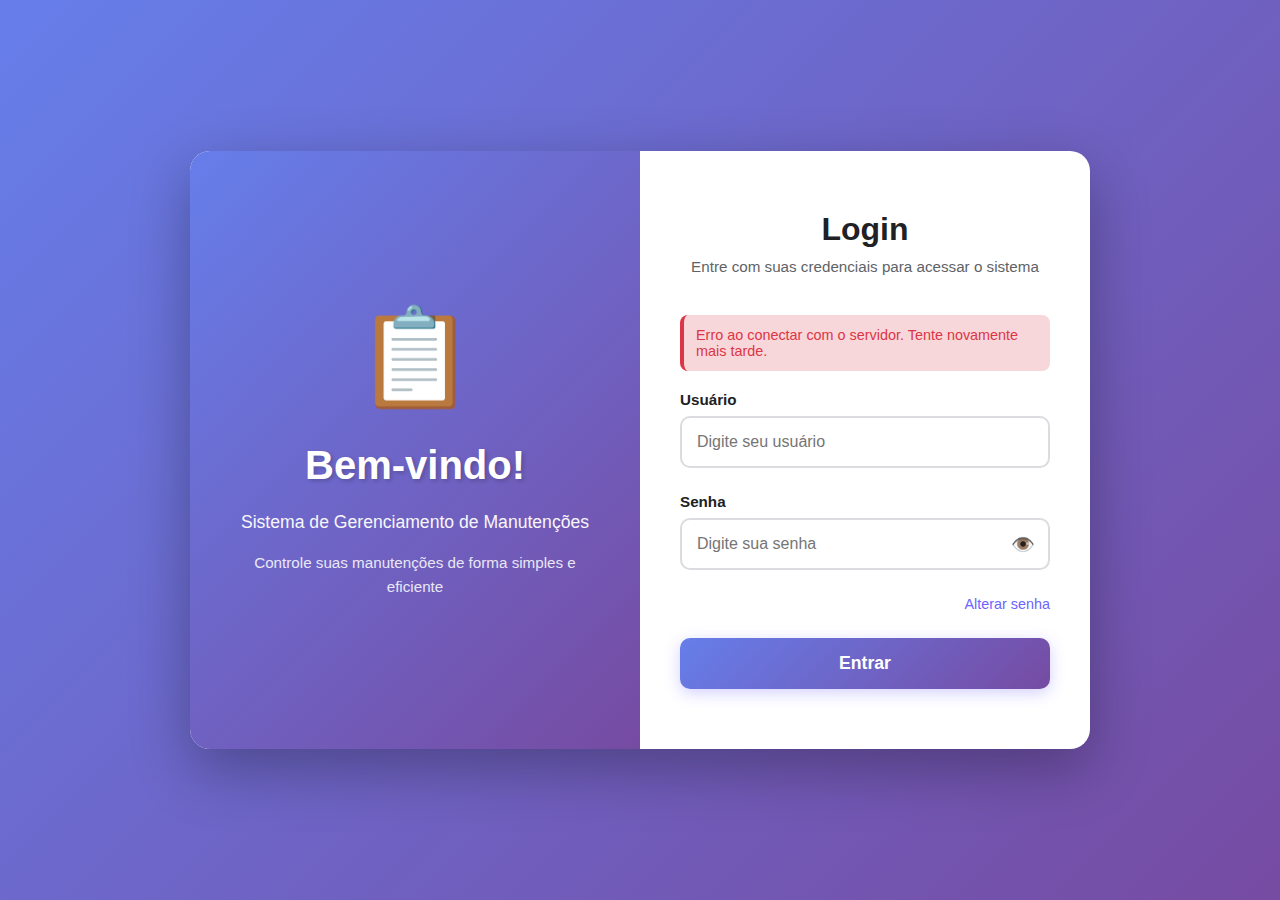
<file: index.html>
<!DOCTYPE html>
<html lang="pt-BR">

<head>
    <meta charset="UTF-8">
    <meta name="viewport" content="width=device-width, initial-scale=1.0">
    <title>Gerenciador de Manutenções</title>
    <link rel="stylesheet" href="styles.css">
    <script>
        // Verificar autenticação ANTES de carregar a página
        (function () {
            const loggedUser = localStorage.getItem('loggedUser') || sessionStorage.getItem('loggedUser');
            if (!loggedUser) {
                window.location.href = 'login.html';
            }
        })();
    </script>
</head>

<body>
    <div class="container">
        <header>
            <div
                style="display: flex; justify-content: space-between; align-items: center; max-width: 1400px; margin: 0 auto; padding: 0 20px;">
                <div style="flex: 1;">
                    <h1>📋 Gerenciador de Manutenções</h1>
                    <p class="subtitle">Sistema de cadastro e acompanhamento de manutenções</p>
                </div>
                <div style="display: flex; align-items: center; gap: 20px;">
                    <span style="color: white; font-size: 0.95rem;">
                        👤 Usuário: <strong id="nomeUsuario"></strong>
                    </span>
                    <button class="btn" onclick="logout()"
                        style="background: rgba(255,255,255,0.2); color: white; border: 2px solid white; padding: 10px 20px; cursor: pointer; border-radius: 10px;">
                        🚪 Sair
                    </button>
                </div>
            </div>
        </header>

        <div class="main-content" id="mainContent">
            <!-- Barra de Busca -->
            <div class="search-bar">
                <input type="text" id="searchInput" placeholder="Buscar por Razão Social ou CNPJ">
                <button id="searchBtn" class="btn btn-search-purple">Pesquisar</button>
                <button id="addButton" class="btn btn-success">
                    ➕ Nova Empresa
                </button>
                <button id="reportButton" class="btn btn-info" onclick="window.location.href='relatorios.html'">
                    📊 Relatórios
                </button>
            </div>

            <!-- Cards de Estatísticas -->
            <div class="stats">
                <div class="stat-card stat-completed" id="completedCard" onclick="filterData('completed')">
                    <div class="stat-value" id="completedCount">0</div>
                    <div class="stat-label">Atendidas</div>
                </div>
                <div class="stat-card stat-pending" id="pendingCard" onclick="filterData('pending')">
                    <div class="stat-value" id="pendingCount">0</div>
                    <div class="stat-label">Pendentes</div>
                </div>

                <div class="stat-card stat-total active" id="totalCard" onclick="filterData('all')">
                    <div class="stat-value" id="totalCount">0</div>
                    <div class="stat-label">Todas</div>
                </div>
            </div>

            <div id="loadingIndicator" class="loading">
                <div class="spinner"></div>
                <p>Carregando dados...</p>
            </div>

            <!-- Tabela -->
            <div class="table-container">
                <table id="dataTable">
                    <thead>
                        <tr>
                            <th>Razão Social</th>
                            <th>CNPJ</th>
                            <th>Mês da Manutenção</th>
                            <th>Status</th>
                            <th>Ações</th>
                        </tr>
                    </thead>
                    <tbody id="tableBody">
                    </tbody>
                </table>
            </div>
        </div>

        <!-- Modal para adicionar/editar -->
        <div id="modal" class="modal">
            <div class="modal-content">
                <div class="modal-header">
                    <h2 id="modalTitle">Nova Empresa</h2>
                    <span class="close">&times;</span>
                </div>
                <form id="maintenanceForm">
                    <div class="form-group">
                        <label for="razaoSocial">Razão Social *</label>
                        <input type="text" id="razaoSocial" name="razaoSocial" required>
                    </div>
                    <div class="form-group">
                        <label for="cnpj">CNPJ *</label>
                        <input type="text" id="cnpj" name="cnpj" placeholder="00.000.000/0000-00" required
                            maxlength="18">
                    </div>

                    <!-- Campos apenas para edição -->
                    <div id="editFields" style="display: none;">
                        <div class="form-group">
                            <label for="tecnico">Técnico *</label>
                            <input type="text" id="tecnico" name="tecnico" readonly style="background: #f5f5f5;">
                        </div>
                        <div class="form-group">
                            <label for="dataAtendimento">Data de Atendimento *</label>
                            <input type="date" id="dataAtendimento" name="dataAtendimento">
                        </div>
                        <div class="form-group">
                            <label for="acompanhadoPor">Acompanhado Por *</label>
                            <input type="text" id="acompanhadoPor" name="acompanhadoPor">
                        </div>
                        <div class="form-group">
                            <label for="observacoes">Observações (Opcional)</label>
                            <textarea id="observacoes" name="observacoes" rows="3"
                                style="width: 100%; padding: 10px; border: 2px solid #dadce0; border-radius: 10px; resize: vertical;"></textarea>
                        </div>
                    </div>

                    <div class="modal-footer">
                        <button type="button" class="btn btn-outline" id="cancelButton">Cancelar</button>
                        <button type="submit" class="btn btn-primary">Salvar</button>
                    </div>
                </form>
                <div id="modalLoading" class="modal-loading">
                    <div class="spinner"></div>
                    <p>Salvando alteração...</p>
                </div>
            </div>
        </div>
    </div>

    <script src="config.js"></script>
    <script src="script.js"></script>
</body>

</html>
</file>
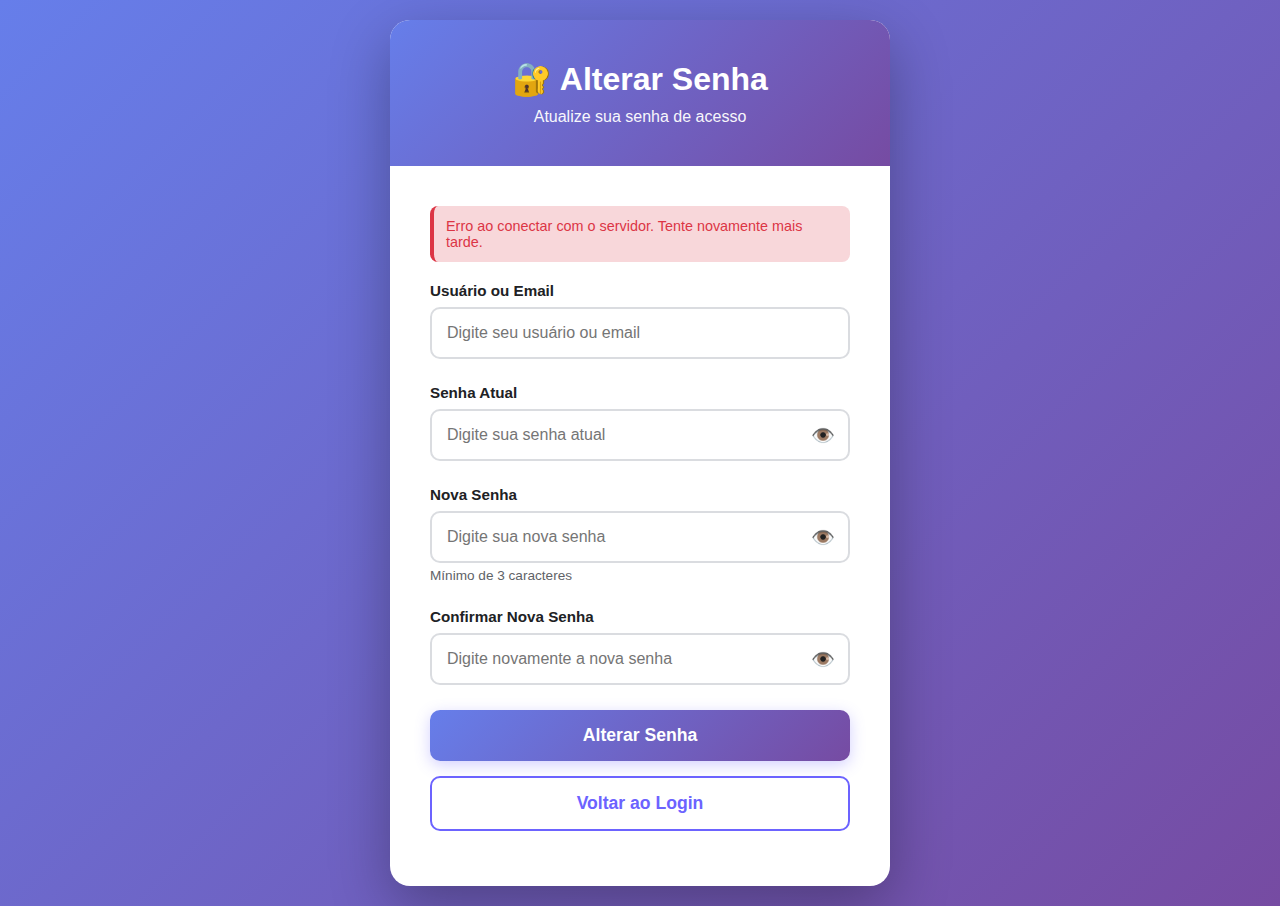
<file: alterar-senha.html>
<!DOCTYPE html>
<html lang="pt-BR">
<head>
    <meta charset="UTF-8">
    <meta name="viewport" content="width=device-width, initial-scale=1.0">
    <title>Alterar Senha - Gerenciador de Manutenções</title>
    <style>
        * {
            margin: 0;
            padding: 0;
            box-sizing: border-box;
        }

        body {
            font-family: 'Segoe UI', Tahoma, Geneva, Verdana, sans-serif;
            background: linear-gradient(135deg, #667eea 0%, #764ba2 100%);
            min-height: 100vh;
            display: flex;
            justify-content: center;
            align-items: center;
            padding: 20px;
        }

        .change-password-container {
            background: white;
            border-radius: 20px;
            box-shadow: 0 20px 60px rgba(0,0,0,0.3);
            overflow: hidden;
            max-width: 500px;
            width: 100%;
        }

        .header {
            background: linear-gradient(135deg, #667eea 0%, #764ba2 100%);
            padding: 40px;
            text-align: center;
            color: white;
        }

        .header h1 {
            font-size: 2rem;
            margin-bottom: 10px;
        }

        .header p {
            opacity: 0.95;
        }

        .content {
            padding: 40px;
        }

        .form-group {
            margin-bottom: 25px;
        }

        .form-group label {
            display: block;
            margin-bottom: 8px;
            font-weight: 600;
            color: #202124;
            font-size: 0.95rem;
        }

        .form-group input {
            width: 100%;
            padding: 15px;
            border: 2px solid #dadce0;
            border-radius: 10px;
            font-size: 1rem;
            transition: all 0.3s;
            font-family: 'Segoe UI', Tahoma, Geneva, Verdana, sans-serif;
        }

        .form-group input:focus {
            outline: none;
            border-color: #6c63ff;
            box-shadow: 0 0 0 3px rgba(108, 99, 255, 0.1);
        }

        .password-container {
            position: relative;
        }

        .toggle-password {
            position: absolute;
            right: 15px;
            top: 50%;
            transform: translateY(-50%);
            cursor: pointer;
            font-size: 1.2rem;
            color: #5f6368;
            user-select: none;
        }

        .toggle-password:hover {
            color: #6c63ff;
        }

        .btn {
            width: 100%;
            padding: 15px;
            background: linear-gradient(135deg, #667eea 0%, #764ba2 100%);
            color: white;
            border: none;
            border-radius: 10px;
            font-size: 1.1rem;
            font-weight: 600;
            cursor: pointer;
            transition: all 0.3s;
            box-shadow: 0 4px 15px rgba(108, 99, 255, 0.3);
            margin-bottom: 15px;
        }

        .btn:hover {
            transform: translateY(-2px);
            box-shadow: 0 6px 20px rgba(108, 99, 255, 0.4);
        }

        .btn:active {
            transform: translateY(0);
        }

        .btn-secondary {
            background: white;
            color: #6c63ff;
            border: 2px solid #6c63ff;
            box-shadow: none;
        }

        .btn-secondary:hover {
            background: #f5f5ff;
        }

        .error-message {
            background: #f8d7da;
            color: #DC3545;
            padding: 12px;
            border-radius: 8px;
            margin-bottom: 20px;
            display: none;
            font-size: 0.9rem;
            border-left: 4px solid #DC3545;
        }

        .success-message {
            background: #d4edda;
            color: #28A745;
            padding: 12px;
            border-radius: 8px;
            margin-bottom: 20px;
            display: none;
            font-size: 0.9rem;
            border-left: 4px solid #28A745;
        }

        .info-box {
            background: #d1ecf1;
            border: 1px solid #bee5eb;
            color: #0c5460;
            padding: 15px;
            border-radius: 8px;
            margin-bottom: 20px;
            font-size: 0.9rem;
        }

        .password-requirements {
            font-size: 0.85rem;
            color: #5f6368;
            margin-top: 5px;
        }

        @media (max-width: 768px) {
            .header h1 {
                font-size: 1.6rem;
            }

            .content {
                padding: 30px 20px;
            }
        }
    </style>
</head>
<body>
    <div class="change-password-container">
        <div class="header">
            <h1>🔐 Alterar Senha</h1>
            <p>Atualize sua senha de acesso</p>
        </div>

        <div class="content">
            <div id="errorMessage" class="error-message"></div>
            <div id="successMessage" class="success-message"></div>

            <form id="changePasswordForm">
                <div class="form-group">
                    <label for="username">Usuário ou Email</label>
                    <input 
                        type="text" 
                        id="username" 
                        name="username" 
                        placeholder="Digite seu usuário ou email"
                        required
                    >
                </div>

                <div class="form-group">
                    <label for="currentPassword">Senha Atual</label>
                    <div class="password-container">
                        <input 
                            type="password" 
                            id="currentPassword" 
                            name="currentPassword" 
                            placeholder="Digite sua senha atual"
                            required
                        >
                        <span class="toggle-password" onclick="togglePassword('currentPassword')">👁️</span>
                    </div>
                </div>

                <div class="form-group">
                    <label for="newPassword">Nova Senha</label>
                    <div class="password-container">
                        <input 
                            type="password" 
                            id="newPassword" 
                            name="newPassword" 
                            placeholder="Digite sua nova senha"
                            required
                            minlength="3"
                        >
                        <span class="toggle-password" onclick="togglePassword('newPassword')">👁️</span>
                    </div>
                    <div class="password-requirements">
                        Mínimo de 3 caracteres
                    </div>
                </div>

                <div class="form-group">
                    <label for="confirmPassword">Confirmar Nova Senha</label>
                    <div class="password-container">
                        <input 
                            type="password" 
                            id="confirmPassword" 
                            name="confirmPassword" 
                            placeholder="Digite novamente a nova senha"
                            required
                            minlength="3"
                        >
                        <span class="toggle-password" onclick="togglePassword('confirmPassword')">👁️</span>
                    </div>
                </div>

                <button type="submit" class="btn">Alterar Senha</button>
                <button type="button" class="btn btn-secondary" onclick="window.location.href='login.html'">
                    Voltar ao Login
                </button>
            </form>
        </div>
    </div>

    <script src="config.js"></script>
    <script src="script.js"></script>
    <script>
        // Função para atualizar senha (POST)
        async function atualizarSenha(email, novaSenha) {
            try {
                const url = CONFIG.API_URL;
                console.log('POST - Atualizando senha do usuário:', email);
                console.log('URL:', url);
                
                const payload = {
                    sheet: 'Usuarios',
                    action: 'updatePassword',
                    Email: email,
                    Senha: novaSenha
                };
                
                console.log('Payload:', JSON.stringify(payload));
                
                const response = await fetch(url, {
                    method: 'POST',
                    mode: 'cors',
                    redirect: 'follow',
                    headers: {
                        'Content-Type': 'text/plain;charset=utf-8'
                    },
                    body: JSON.stringify(payload)
                });
                
                if (!response.ok) {
                    const errorText = await response.text();
                    console.error('Erro na resposta:', errorText);
                    throw new Error(`HTTP error! status: ${response.status}`);
                }
                
                const result = await response.json();
                console.log('Senha atualizada:', result);
                
                if (result.error) {
                    throw new Error(result.message || 'Erro ao atualizar senha');
                }
                
                return result;
            } catch (error) {
                console.error('Erro ao atualizar senha:', error);
                throw error;
            }
        }
        
        let usuariosData = [];
        
        // Carregar usuários ao iniciar
        window.addEventListener('DOMContentLoaded', async function() {
            try {
                console.log('Carregando usuários...');
                usuariosData = await fetchSheet(CONFIG.SHEETS.USUARIOS);
                console.log('Usuários carregados:', usuariosData.length);
            } catch (error) {
                console.error('Erro ao carregar usuários:', error);
                showError('Erro ao conectar com o servidor. Tente novamente mais tarde.');
            }
        });
        
        // Toggle mostrar/esconder senha
        function togglePassword(fieldId) {
            const passwordInput = document.getElementById(fieldId);
            const toggleIcon = passwordInput.nextElementSibling;
            
            if (passwordInput.type === 'password') {
                passwordInput.type = 'text';
                toggleIcon.textContent = '🙈';
            } else {
                passwordInput.type = 'password';
                toggleIcon.textContent = '👁️';
            }
        }

        // Função de alteração de senha
        document.getElementById('changePasswordForm').addEventListener('submit', async function(e) {
            e.preventDefault();
            
            const username = document.getElementById('username').value.trim();
            const currentPassword = document.getElementById('currentPassword').value.trim();
            const newPassword = document.getElementById('newPassword').value.trim();
            const confirmPassword = document.getElementById('confirmPassword').value.trim();
            
            // Limpar mensagens anteriores
            hideMessages();
            
            // Validar se nova senha e confirmação são iguais
            if (newPassword !== confirmPassword) {
                showError('A nova senha e a confirmação não coincidem.');
                return;
            }
            
            // Validar se nova senha é diferente da atual
            if (newPassword === currentPassword) {
                showError('A nova senha deve ser diferente da senha atual.');
                return;
            }
            
            // Validar credenciais atuais
            const usuario = usuariosData.find(u => 
                (u.Email.toLowerCase() === username.toLowerCase()) && 
                String(u.Senha) === currentPassword
            );
            
            if (!usuario) {
                showError('Usuário ou senha atual incorretos.');
                document.getElementById('currentPassword').value = '';
                document.getElementById('currentPassword').focus();
                return;
            }
            
            // Alterar senha via API
            try {
                showSuccess('Alterando senha...');
                
                const result = await atualizarSenha(usuario.Email, newPassword);
                
                if (result.success) {
                    showSuccess('✅ Senha alterada com sucesso! Redirecionando para login...');
                    
                    // Limpar formulário
                    document.getElementById('changePasswordForm').reset();
                    
                    // Redirecionar para login após 2 segundos
                    setTimeout(function() {
                        window.location.href = 'login.html';
                    }, 2000);
                } else {
                    showError('Erro ao alterar senha: ' + (result.message || 'Erro desconhecido'));
                }
            } catch (error) {
                console.error('Erro ao alterar senha:', error);
                showError('Erro ao alterar senha: ' + error.message);
            }
        });

        // Mostrar mensagem de erro
        function showError(message) {
            const errorDiv = document.getElementById('errorMessage');
            errorDiv.textContent = message;
            errorDiv.style.display = 'block';
        }

        // Mostrar mensagem de sucesso
        function showSuccess(message) {
            const successDiv = document.getElementById('successMessage');
            successDiv.textContent = message;
            successDiv.style.display = 'block';
        }

        // Esconder mensagens
        function hideMessages() {
            document.getElementById('errorMessage').style.display = 'none';
            document.getElementById('successMessage').style.display = 'none';
        }
    </script>
</body>
</html>
</file>
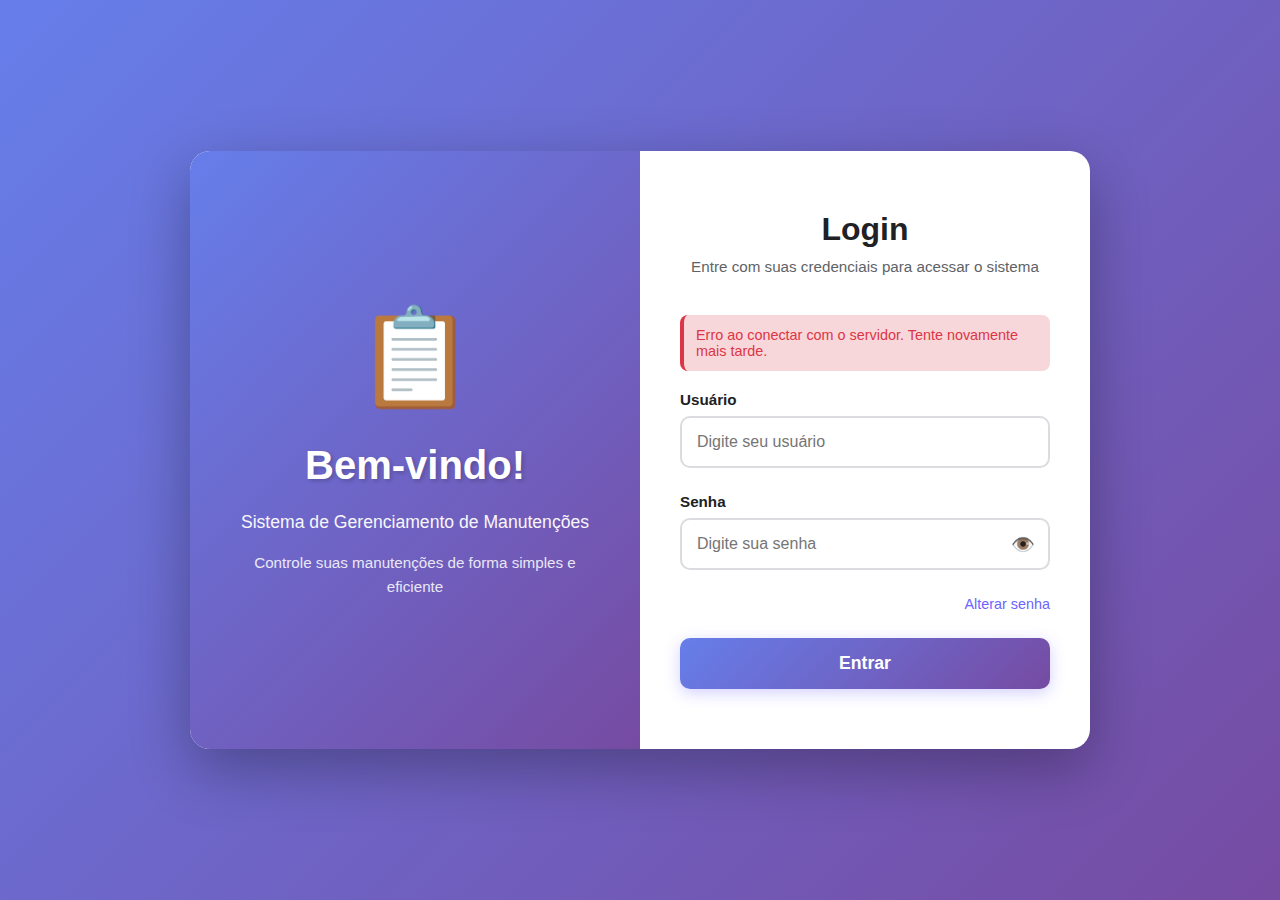
<file: login.html>
<!DOCTYPE html>
<html lang="pt-BR">

<head>
    <meta charset="UTF-8">
    <meta name="viewport" content="width=device-width, initial-scale=1.0">
    <title>Login - Gerenciador de Manutenções</title>
    <style>
        * {
            margin: 0;
            padding: 0;
            box-sizing: border-box;
        }

        body {
            font-family: 'Segoe UI', Tahoma, Geneva, Verdana, sans-serif;
            background: linear-gradient(135deg, #667eea 0%, #764ba2 100%);
            min-height: 100vh;
            display: flex;
            justify-content: center;
            align-items: center;
            padding: 20px;
        }

        .login-container {
            background: white;
            border-radius: 20px;
            box-shadow: 0 20px 60px rgba(0, 0, 0, 0.3);
            overflow: hidden;
            max-width: 900px;
            width: 100%;
            display: grid;
            grid-template-columns: 1fr 1fr;
        }

        .login-left {
            background: linear-gradient(135deg, #667eea 0%, #764ba2 100%);
            padding: 60px 40px;
            color: white;
            display: flex;
            flex-direction: column;
            justify-content: center;
            align-items: center;
            text-align: center;
        }

        .login-left h1 {
            font-size: 2.5rem;
            margin-bottom: 20px;
            text-shadow: 2px 2px 4px rgba(0, 0, 0, 0.2);
        }

        .login-left p {
            font-size: 1.1rem;
            opacity: 0.95;
            line-height: 1.6;
        }

        .login-icon {
            font-size: 6rem;
            margin-bottom: 30px;
            animation: float 3s ease-in-out infinite;
        }

        @keyframes float {

            0%,
            100% {
                transform: translateY(0px);
            }

            50% {
                transform: translateY(-20px);
            }
        }

        .login-right {
            padding: 60px 40px;
        }

        .login-header {
            text-align: center;
            margin-bottom: 40px;
        }

        .login-header h2 {
            font-size: 2rem;
            color: #202124;
            margin-bottom: 10px;
        }

        .login-header p {
            color: #5f6368;
            font-size: 0.95rem;
        }

        .form-group {
            margin-bottom: 25px;
        }

        .form-group label {
            display: block;
            margin-bottom: 8px;
            font-weight: 600;
            color: #202124;
            font-size: 0.95rem;
        }

        .form-group input {
            width: 100%;
            padding: 15px;
            border: 2px solid #dadce0;
            border-radius: 10px;
            font-size: 1rem;
            transition: all 0.3s;
            font-family: 'Segoe UI', Tahoma, Geneva, Verdana, sans-serif;
        }

        .form-group input:focus {
            outline: none;
            border-color: #6c63ff;
            box-shadow: 0 0 0 3px rgba(108, 99, 255, 0.1);
        }

        .password-container {
            position: relative;
        }

        .toggle-password {
            position: absolute;
            right: 15px;
            top: 50%;
            transform: translateY(-50%);
            cursor: pointer;
            font-size: 1.2rem;
            color: #5f6368;
            user-select: none;
        }

        .toggle-password:hover {
            color: #6c63ff;
        }

        .remember-forgot {
            display: flex;
            justify-content: space-between;
            align-items: center;
            margin-bottom: 25px;
        }

        .remember-me {
            display: flex;
            align-items: center;
            gap: 8px;
            font-size: 0.9rem;
            color: #5f6368;
        }

        .remember-me input[type="checkbox"] {
            width: 18px;
            height: 18px;
            cursor: pointer;
        }

        .forgot-password {
            font-size: 0.9rem;
            color: #6c63ff;
            text-decoration: none;
            font-weight: 500;
            transition: color 0.3s;
        }

        .forgot-password:hover {
            color: #5a52d5;
            text-decoration: underline;
        }

        .btn-login {
            width: 100%;
            padding: 15px;
            background: linear-gradient(135deg, #667eea 0%, #764ba2 100%);
            color: white;
            border: none;
            border-radius: 10px;
            font-size: 1.1rem;
            font-weight: 600;
            cursor: pointer;
            transition: all 0.3s;
            box-shadow: 0 4px 15px rgba(108, 99, 255, 0.3);
        }

        .btn-login:hover {
            transform: translateY(-2px);
            box-shadow: 0 6px 20px rgba(108, 99, 255, 0.4);
        }

        .btn-login:active {
            transform: translateY(0);
        }

        .divider {
            text-align: center;
            margin: 30px 0;
            position: relative;
        }

        .divider::before {
            content: '';
            position: absolute;
            left: 0;
            top: 50%;
            width: 100%;
            height: 1px;
            background: #dadce0;
        }

        .divider span {
            background: white;
            padding: 0 15px;
            position: relative;
            color: #5f6368;
            font-size: 0.9rem;
        }

        .guest-access {
            text-align: center;
        }

        .btn-guest {
            display: inline-flex;
            align-items: center;
            gap: 8px;
            padding: 12px 24px;
            background: white;
            color: #6c63ff;
            border: 2px solid #6c63ff;
            border-radius: 10px;
            font-size: 1rem;
            font-weight: 600;
            cursor: pointer;
            transition: all 0.3s;
            text-decoration: none;
        }

        .btn-guest:hover {
            background: #6c63ff;
            color: white;
        }

        .error-message {
            background: #f8d7da;
            color: #DC3545;
            padding: 12px;
            border-radius: 8px;
            margin-bottom: 20px;
            display: none;
            font-size: 0.9rem;
            border-left: 4px solid #DC3545;
        }

        .success-message {
            background: #d4edda;
            color: #28A745;
            padding: 12px;
            border-radius: 8px;
            margin-bottom: 20px;
            display: none;
            font-size: 0.9rem;
            border-left: 4px solid #28A745;
        }

        /* Responsive */
        @media (max-width: 768px) {
            .login-container {
                grid-template-columns: 1fr;
                max-width: 450px;
            }

            .login-left {
                padding: 40px 30px;
            }

            .login-left h1 {
                font-size: 2rem;
            }

            .login-icon {
                font-size: 4rem;
            }

            .login-right {
                padding: 40px 30px;
            }

            .login-header h2 {
                font-size: 1.6rem;
            }
        }
    </style>
</head>

<body>
    <div class="login-container">
        <!-- Lado Esquerdo -->
        <div class="login-left">
            <div class="login-icon">📋</div>
            <h1>Bem-vindo!</h1>
            <p>Sistema de Gerenciamento de Manutenções</p>
            <p style="margin-top: 15px; font-size: 0.95rem; opacity: 0.85;">
                Controle suas manutenções de forma simples e eficiente
            </p>
        </div>

        <!-- Lado Direito - Formulário -->
        <div class="login-right">
            <div class="login-header">
                <h2>Login</h2>
                <p>Entre com suas credenciais para acessar o sistema</p>
            </div>

            <div id="errorMessage" class="error-message"></div>
            <div id="successMessage" class="success-message"></div>

            <form id="loginForm">
                <div class="form-group">
                    <label for="username">Usuário</label>
                    <input type="text" id="username" name="username" placeholder="Digite seu usuário"
                        autocomplete="username" required>
                </div>

                <div class="form-group">
                    <label for="password">Senha</label>
                    <div class="password-container">
                        <input type="password" id="password" name="password" placeholder="Digite sua senha"
                            autocomplete="current-password" required>
                        <span class="toggle-password" onclick="togglePassword()">👁️</span>
                    </div>
                </div>

                <div style="text-align: right; margin-bottom: 25px;">
                    <a href="alterar-senha.html" class="forgot-password">
                        Alterar senha
                    </a>
                </div>

                <button type="submit" class="btn-login">Entrar</button>
            </form>
        </div>
    </div>

    <script src="config.js"></script>
    <script src="script.js"></script>
    <script>
        let usuariosData = [];

        // Carregar usuários ao iniciar
        window.addEventListener('DOMContentLoaded', async function () {
            try {
                console.log('Carregando usuários da API...');
                usuariosData = await fetchSheet(CONFIG.SHEETS.USUARIOS);
                console.log('Usuários carregados:', usuariosData.length);

                // Verificar se já está logado
                verificarSeJaLogado();
            } catch (error) {
                console.error('Erro ao carregar usuários:', error);
                showError('Erro ao conectar com o servidor. Tente novamente mais tarde.');
            }
        });

        // Função auxiliar para fazer requisições GET à API
        async function fetchSheet(sheetName) {
            try {
                const url = `${CONFIG.API_URL}?sheet=${encodeURIComponent(sheetName)}`;
                console.log('GET - Carregando planilha:', sheetName);
                console.log('URL:', url);

                const response = await fetch(url);
                if (!response.ok) {
                    throw new Error(`HTTP error! status: ${response.status}`);
                }

                const data = await response.json();
                console.log('Dados recebidos de', sheetName, ':', data.length, 'registros');

                return data;
            } catch (error) {
                console.error('Erro ao carregar planilha:', sheetName, error);
                throw error;
            }
        }

        // Toggle mostrar/esconder senha
        function togglePassword() {
            const passwordInput = document.getElementById('password');
            const toggleIcon = document.querySelector('.toggle-password');

            if (passwordInput.type === 'password') {
                passwordInput.type = 'text';
                toggleIcon.textContent = '🙈';
            } else {
                passwordInput.type = 'password';
                toggleIcon.textContent = '👁️';
            }
        }

        // Função de login
        document.getElementById('loginForm').addEventListener('submit', async function (e) {
            e.preventDefault();

            const username = document.getElementById('username').value.trim();
            const password = document.getElementById('password').value.trim();

            // Limpar mensagens anteriores
            hideMessages();

            // Validar credenciais com a API
            const usuario = usuariosData.find(u =>
                (u.Email.toLowerCase() === username.toLowerCase()) &&
                String(u.Senha) === password
            );

            if (usuario) {
                // Login bem-sucedido
                showSuccess('Login realizado com sucesso! Redirecionando...');

                // Salvar sessão (sempre no sessionStorage)
                const userData = {
                    nome: usuario.Nome,
                    email: usuario.Email,
                    id: usuario.Id,
                    perfil: usuario.Perfil || usuario.perfil || 'Técnico' // Default para evitar bloqueio indevido se a coluna não existir
                };

                sessionStorage.setItem('loggedUser', usuario.Nome);
                sessionStorage.setItem('userData', JSON.stringify(userData));

                // Redirecionar após 1 segundo
                setTimeout(function () {
                    window.location.href = 'index.html';
                }, 1000);

            } else {
                // Login falhou
                showError('Usuário ou senha incorretos. Tente novamente.');

                // Limpar campo de senha
                document.getElementById('password').value = '';
                document.getElementById('password').focus();
            }
        });

        // Mostrar mensagem de erro
        function showError(message) {
            const errorDiv = document.getElementById('errorMessage');
            errorDiv.textContent = message;
            errorDiv.style.display = 'block';
        }

        // Mostrar mensagem de sucesso
        function showSuccess(message) {
            const successDiv = document.getElementById('successMessage');
            successDiv.textContent = message;
            successDiv.style.display = 'block';
        }

        // Esconder mensagens
        function hideMessages() {
            document.getElementById('errorMessage').style.display = 'none';
            document.getElementById('successMessage').style.display = 'none';
        }

        // Verificar se já está logado ao carregar a página
        function verificarSeJaLogado() {
            const loggedUser = localStorage.getItem('loggedUser') || sessionStorage.getItem('loggedUser');

            if (loggedUser) {
                showSuccess('Você já está logado! Redirecionando...');
                setTimeout(function () {
                    window.location.href = 'index.html';
                }, 1500);
            }
        }

        // Enter no campo de usuário vai para senha
        document.getElementById('username').addEventListener('keypress', function (e) {
            if (e.key === 'Enter') {
                e.preventDefault();
                document.getElementById('password').focus();
            }
        });
    </script>
</body>

</html>
</file>
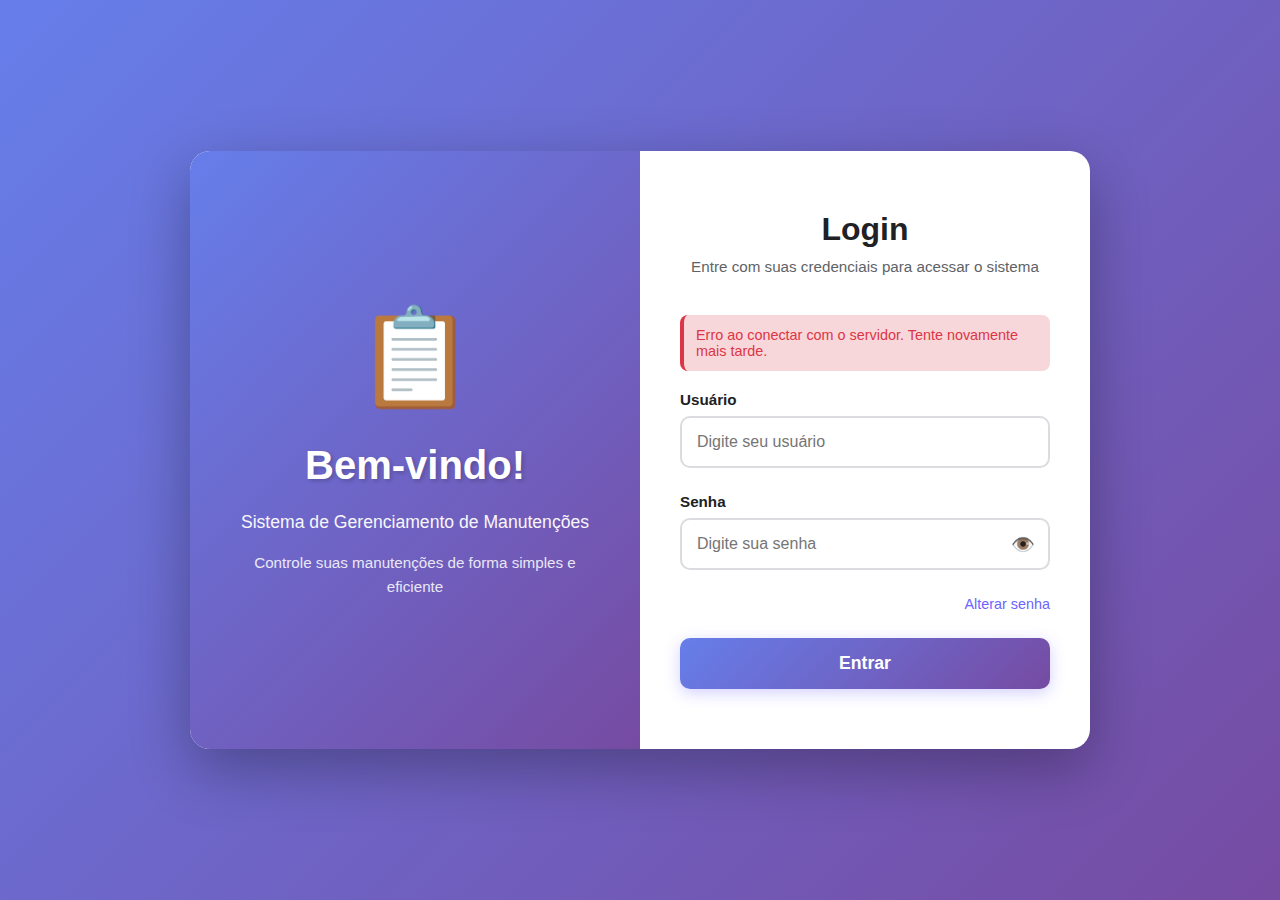
<file: relatorios.html>
<!DOCTYPE html>
<html lang="pt-BR">

<head>
    <meta charset="UTF-8">
    <meta name="viewport" content="width=device-width, initial-scale=1.0">
    <title>Relatórios - Gerenciador de Manutenções</title>
    <link rel="stylesheet" href="styles.css">
    <script>
        // Verificar autenticação ANTES de carregar a página
        (function () {
            const loggedUser = localStorage.getItem('loggedUser') || sessionStorage.getItem('loggedUser');
            if (!loggedUser) {
                window.location.href = 'login.html';
            }
        })();
    </script>
    <style>
        .filters-container {
            background: white;
            padding: 30px;
            border-radius: 20px;
            box-shadow: 0 2px 8px rgba(0, 0, 0, 0.1);
            margin-bottom: 30px;
        }

        .filters-grid {
            display: grid;
            grid-template-columns: repeat(5, 1fr);
            gap: 15px;
            margin-bottom: 20px;
        }

        .filters-grid-single {
            display: grid;
            grid-template-columns: 200px 150px 1fr auto;
            gap: 20px;
            align-items: end;
        }

        .filter-buttons {
            display: flex;
            gap: 15px;
        }

        .filter-group {
            display: flex;
            flex-direction: column;
        }

        .filter-group label {
            font-weight: 600;
            margin-bottom: 8px;
            color: #202124;
        }

        .filter-group input,
        .filter-group select {
            padding: 12px;
            border: 2px solid #dadce0;
            border-radius: 10px;
            font-size: 1rem;
            transition: border-color 0.3s;
        }

        .filter-group input:focus,
        .filter-group select:focus {
            outline: none;
            border-color: #6c63ff;
        }

        /* Select com busca */
        .select-search-container {
            position: relative;
        }

        .select-search-input {
            width: 100%;
            padding: 12px;
            border: 2px solid #dadce0;
            border-radius: 10px;
            font-size: 1rem;
            transition: border-color 0.3s;
            cursor: pointer;
        }

        .select-search-input:focus {
            outline: none;
            border-color: #6c63ff;
        }

        .select-search-dropdown {
            position: absolute;
            top: 100%;
            left: 0;
            right: 0;
            background: white;
            border: 2px solid #6c63ff;
            border-top: none;
            border-radius: 0 0 10px 10px;
            max-height: 250px;
            overflow-y: auto;
            display: none;
            z-index: 1000;
            box-shadow: 0 4px 12px rgba(0, 0, 0, 0.15);
        }

        .select-search-dropdown.active {
            display: block;
        }

        .select-search-option {
            padding: 12px;
            cursor: pointer;
            transition: background 0.2s;
            border-bottom: 1px solid #f0f0f0;
        }

        .select-search-option:last-child {
            border-bottom: none;
        }

        .select-search-option:hover {
            background: #f5f5ff;
        }

        .select-search-option.selected {
            background: #e8e6ff;
            color: #6c63ff;
            font-weight: 600;
        }

        .select-search-option.hidden {
            display: none;
        }

        .filter-actions {
            display: flex;
            gap: 15px;
            justify-content: flex-end;
            margin-top: 20px;
        }

        .report-header {
            background: white;
            padding: 25px 30px;
            border-radius: 20px;
            box-shadow: 0 2px 8px rgba(0, 0, 0, 0.1);
            margin-bottom: 20px;
            display: flex;
            justify-content: space-between;
            align-items: center;
        }

        .report-title {
            font-size: 1.5rem;
            font-weight: 700;
            color: #202124;
        }

        .report-stats {
            display: grid;
            grid-template-columns: repeat(3, 1fr);
            gap: 15px;
            margin-bottom: 25px;
        }

        .report-stat-card {
            background: white;
            padding: 20px;
            border-radius: 15px;
            box-shadow: 0 2px 8px rgba(0, 0, 0, 0.1);
            text-align: center;
        }

        .report-stat-value {
            font-size: 2.5rem;
            font-weight: bold;
            color: #6c63ff;
            margin-bottom: 5px;
        }

        .report-stat-label {
            font-size: 0.9rem;
            color: #5f6368;
            font-weight: 500;
        }

        .no-results {
            background: white;
            padding: 60px;
            border-radius: 20px;
            text-align: center;
            color: #999;
            font-size: 1.2rem;
        }

        .print-button {
            background: #6c63ff;
            color: white;
            padding: 12px 24px;
            border: none;
            border-radius: 10px;
            cursor: pointer;
            font-size: 1rem;
            font-weight: 600;
            transition: all 0.3s;
        }

        .print-button:hover {
            background: #5a52d5;
            box-shadow: 0 4px 12px rgba(108, 99, 255, 0.3);
        }

        .btn-primary {
            background: #6c63ff;
            color: white;
            padding: 12px 32px;
            border: none;
            border-radius: 10px;
            font-size: 1rem;
            font-weight: 600;
            cursor: pointer;
            transition: all 0.3s;
        }

        .btn-primary:hover {
            background: #5a52d5;
            transform: translateY(-2px);
            box-shadow: 0 4px 12px rgba(108, 99, 255, 0.3);
        }

        .btn-outline {
            background: transparent;
            color: #666;
            padding: 12px 32px;
            border: 2px solid #dadce0;
            border-radius: 10px;
            font-size: 1rem;
            font-weight: 600;
            cursor: pointer;
            transition: all 0.3s;
        }

        .btn-outline:hover {
            border-color: #6c63ff;
            color: #6c63ff;
            background: rgba(108, 99, 255, 0.05);
        }

        /* Loading Overlay */
        .loading {
            position: fixed;
            top: 0;
            left: 0;
            width: 100%;
            height: 100%;
            background: rgba(255, 255, 255, 0.5);
            display: none;
            justify-content: center;
            align-items: center;
            flex-direction: column;
            z-index: 2000;
            backdrop-filter: blur(2px);
        }

        .loading.active {
            display: flex;
        }

        /* Error Message Area */
        .error-results {
            background: #fff5f5;
            padding: 40px;
            border-radius: 20px;
            text-align: center;
            color: #c53030;
            border: 2px solid #feb2b2;
            margin-top: 20px;
        }

        @media print {

            .filters-container,
            .report-header button,
            header,
            .search-bar {
                display: none !important;
            }
        }

        @media (max-width: 768px) {
            .filters-grid-single {
                grid-template-columns: 1fr;
                gap: 15px;
            }

            .main-content {
                padding: 15px;
            }

            .filters-container {
                padding: 20px;
            }

            .report-stats {
                grid-template-columns: 1fr;
            }

            .filter-actions {
                flex-direction: column;
            }

            .filter-actions button {
                width: 100%;
            }

            .report-header {
                flex-direction: column;
                gap: 15px;
                text-align: center;
            }

            .table-container {
                overflow-x: scroll;
            }
        }
    </style>
</head>

<body>
    <div class="container">
        <header>
            <div
                style="display: flex; justify-content: space-between; align-items: center; max-width: 1400px; margin: 0 auto; padding: 0 20px;">
                <div style="flex: 1;">
                    <h1>📊 Relatórios de Manutenções</h1>
                    <p class="subtitle">Análise detalhada por período e empresa</p>
                </div>
                <div style="display: flex; align-items: center; gap: 20px;">
                    <span style="color: white; font-size: 0.95rem;">
                        👤 Usuário: <strong id="nomeUsuario"></strong>
                    </span>
                    <button class="btn" onclick="logout()"
                        style="background: rgba(255,255,255,0.2); color: white; border: 2px solid white; padding: 10px 20px; cursor: pointer; border-radius: 10px;">
                        🚪 Sair
                    </button>
                </div>
            </div>
        </header>

        <div class="main-content">
            <div style="margin-bottom: 20px;">
                <button class="btn btn-outline" onclick="window.location.href='index.html'"
                    style="border: 2px solid #6c63ff; color: #6c63ff;">
                    ← Voltar
                </button>
            </div>

            <div class="filters-container">
                <h2 style="margin-bottom: 20px; color: #202124;">🔍 Filtros do Relatório</h2>

                <div class="filters-grid-single" style="grid-template-columns: 180px 130px 1fr 180px auto;">
                    <div class="filter-group">
                        <label for="mes">Mês</label>
                        <select id="mes" class="filter-select">
                            <option value="01">Janeiro</option>
                            <option value="02">Fevereiro</option>
                            <option value="03">Março</option>
                            <option value="04">Abril</option>
                            <option value="05">Maio</option>
                            <option value="06">Junho</option>
                            <option value="07">Julho</option>
                            <option value="08">Agosto</option>
                            <option value="09">Setembro</option>
                            <option value="10">Outubro</option>
                            <option value="11">Novembro</option>
                            <option value="12">Dezembro</option>
                        </select>
                    </div>

                    <div class="filter-group">
                        <label for="ano">Ano</label>
                        <select id="ano" class="filter-select">
                            <!-- Preenchido via JavaScript -->
                        </select>
                    </div>

                    <div class="filter-group">
                        <label for="empresaBusca">Empresa</label>
                        <div class="select-search-container">
                            <input type="text" id="empresaBusca" class="select-search-input"
                                placeholder="Digite para buscar empresa..." autocomplete="off">
                            <div class="select-search-dropdown" id="empresaDropdown">
                                <div class="select-search-option" data-value="">Todas as empresas</div>
                            </div>
                            <input type="hidden" id="empresaFiltro" value="">
                        </div>
                    </div>

                    <div class="filter-group">
                        <label for="statusFiltro">Status</label>
                        <select id="statusFiltro" class="filter-select">
                            <option value="todas">Todas</option>
                            <option value="atendida">Atendidas</option>
                            <option value="pendente">Pendentes</option>
                        </select>
                    </div>

                    <div class="filter-buttons">
                        <button class="btn btn-outline" onclick="limparFiltros()">Limpar Filtros</button>
                        <button class="btn btn-primary" onclick="gerarRelatorio()">Gerar Relatório</button>
                    </div>
                </div>
            </div>

            <div id="resultadosArea" style="display: none;">
                <div class="report-header">
                    <div class="report-title" id="reportTitle">Relatório Geral</div>
                    <button class="print-button" onclick="window.print()">
                        🖨️ Imprimir
                    </button>
                </div>

                <div class="report-stats">
                    <div class="report-stat-card">
                        <div class="report-stat-value" id="totalRegistros">0</div>
                        <div class="report-stat-label">Total de Registros</div>
                    </div>
                    <div class="report-stat-card">
                        <div class="report-stat-value" id="totalAtendidas" style="color: #28A745;">0</div>
                        <div class="report-stat-label">Atendidas</div>
                    </div>
                    <div class="report-stat-card">
                        <div class="report-stat-value" id="totalPendentes" style="color: #FD7E14;">0</div>
                        <div class="report-stat-label">Pendentes</div>
                    </div>
                </div>

                <div class="table-container">
                    <table id="dataTable">
                        <thead>
                            <tr>
                                <th>Empresa</th>
                                <th>CNPJ</th>
                                <th>Atendido Por</th>
                                <th>Data de Atendimento</th>
                                <th>Acompanhado Por</th>
                                <th>Status</th>
                            </tr>
                        </thead>
                        <tbody id="tableBody">
                        </tbody>
                    </table>
                </div>
            </div>

            <div id="noResults" class="no-results" style="display: none;">
                <div style="font-size: 4rem; margin-bottom: 20px;">📋</div>
                <div>Nenhum resultado encontrado para os filtros selecionados.</div>
                <div style="font-size: 0.9rem; margin-top: 10px; color: #bbb;">
                    Ajuste os filtros e tente novamente.
                </div>
            </div>

            <div id="errorArea" class="error-results" style="display: none;">
                <div style="font-size: 4rem; margin-bottom: 20px;">⚠️</div>
                <div id="errorMessage" style="font-size: 1.2rem; font-weight: bold; margin-bottom: 10px;"></div>
                <div style="font-size: 0.9rem; margin-top: 10px; color: #742a2a;">
                    Verifique se a planilha do mês selecionado existe ou tente novamente mais tarde.
                </div>
            </div>

            <div id="loadingIndicator" class="loading">
                <div class="spinner"></div>
                <p>Carregando dados...</p>
            </div>
        </div>
    </div>

    <script src="config.js"></script>
    <script src="script.js"></script>
    <script>
        // allData já é declarado no script.js


        window.addEventListener('DOMContentLoaded', function () {
            console.log('DOM Carregado - Iniciando...');
            verificarAutenticacao();
            exibirNomeUsuario();
            definirDatasPadrao();
            carregarDados();
        });

        function verificarAutenticacao() {
            const loggedUser = localStorage.getItem('loggedUser') || sessionStorage.getItem('loggedUser');
            if (!loggedUser) {
                window.location.href = 'login.html';
                return false;
            }
            return true;
        }

        function exibirNomeUsuario() {
            const loggedUser = localStorage.getItem('loggedUser') || sessionStorage.getItem('loggedUser');
            const nomeUsuarioElement = document.getElementById('nomeUsuario');

            if (nomeUsuarioElement && loggedUser) {
                nomeUsuarioElement.textContent = loggedUser;
                console.log('Nome do usuário exibido:', loggedUser);
            }
        }

        function logout() {
            if (confirm('Tem certeza que deseja sair do sistema?')) {
                localStorage.removeItem('loggedUser');
                sessionStorage.removeItem('loggedUser');
                window.location.href = 'login.html';
            }
        }

        function definirDatasPadrao() {
            const hoje = new Date();
            const anoAtual = hoje.getFullYear();
            const mesAtual = String(hoje.getMonth() + 1).padStart(2, '0');

            console.log('Definindo dados padrão - Ano atual:', anoAtual, 'Mês atual:', mesAtual);

            // Preencher dropdown de ano (ano atual e últimos 5 anos)
            const anoSelect = document.getElementById('ano');

            if (!anoSelect) {
                console.error('Elemento ano não encontrado!');
                return;
            }

            // Limpar opções existentes
            anoSelect.innerHTML = '';

            // Adicionar anos
            for (let i = 0; i <= 5; i++) {
                const ano = anoAtual - i;
                const option = document.createElement('option');
                option.value = ano;
                option.textContent = ano;
                anoSelect.appendChild(option);
                console.log('Ano adicionado:', ano);
            }

            // Definir valores padrão (mês e ano atual)
            const mesSelect = document.getElementById('mes');
            if (mesSelect) {
                mesSelect.value = mesAtual;
                console.log('Mês definido:', mesAtual);
            }

            anoSelect.value = anoAtual;
            console.log('Ano definido:', anoAtual);
            console.log('Total de opções de ano:', anoSelect.options.length);
        }

        async function carregarDados() {
            try {
                console.log('Carregando lista de empresas...');
                // Carregar empresas da planilha de empresas para o dropdown
                const empresasData = await fetchSheet('empresas');
                console.log('Empresas carregadas:', empresasData.length);

                preencherSelectEmpresas(empresasData);

            } catch (erro) {
                console.error('Erro ao carregar:', erro);
                alert('Erro ao carregar dados: ' + erro.message);
            }
        }

        async function carregarDadosRelatorio(mes, ano) {
            const loading = document.getElementById('loadingIndicator');
            loading.classList.add('active');

            try {
                // Converter número do mês para nome
                const nomesMeses = ['', 'janeiro', 'fevereiro', 'março', 'abril', 'maio', 'junho',
                    'julho', 'agosto', 'setembro', 'outubro', 'novembro', 'dezembro'];
                const mesNome = nomesMeses[parseInt(mes)];
                const sheetName = mesNome + '-' + ano; // Ex: "outubro-2026"

                console.log('Carregando dados do relatório:', sheetName);

                // Usar o novo endpoint específico
                // Usar o endpoint da configuração
                const url = CONFIG.API_URL + '?sheet=' + encodeURIComponent(sheetName);
                console.log('URL:', url);

                const response = await fetch(url);
                if (!response.ok) {
                    throw new Error(`HTTP error! status: ${response.status}`);
                }

                const data = await response.json();
                console.log('Dados recebidos:', data.length, 'registros');

                allData = data;
                return data;

            } catch (erro) {
                console.error('Erro ao carregar dados do relatório:', erro);
                throw erro;
            } finally {
                loading.classList.remove('active');
            }
        }

        function preencherSelectEmpresas(empresasData) {
            const dropdown = document.getElementById('empresaDropdown');
            const empresas = [...new Set(empresasData.map(e => e.Razao_Social || e['Razao Social'] || e['Razão Social'] || e['Razão_Social']).filter(e => e))].sort();

            dropdown.innerHTML = '<div class="select-search-option" data-value="">Todas as empresas</div>';

            empresas.forEach(empresa => {
                const option = document.createElement('div');
                option.className = 'select-search-option';
                option.setAttribute('data-value', empresa);
                option.textContent = empresa;
                option.onclick = function () {
                    selecionarEmpresa(empresa);
                };
                dropdown.appendChild(option);
            });

            configurarBuscaEmpresas();
        }

        function configurarBuscaEmpresas() {
            const input = document.getElementById('empresaBusca');
            const dropdown = document.getElementById('empresaDropdown');

            input.addEventListener('focus', function () {
                dropdown.classList.add('active');
                filtrarOpcoesEmpresa();
            });

            input.addEventListener('input', filtrarOpcoesEmpresa);

            document.addEventListener('click', function (e) {
                if (!e.target.closest('.select-search-container')) {
                    dropdown.classList.remove('active');
                }
            });

            const primeiraOpcao = dropdown.querySelector('.select-search-option');
            if (primeiraOpcao) {
                primeiraOpcao.onclick = function () {
                    selecionarEmpresa('');
                };
            }
        }

        function filtrarOpcoesEmpresa() {
            const input = document.getElementById('empresaBusca');
            const dropdown = document.getElementById('empresaDropdown');
            const termo = input.value.toLowerCase();
            const opcoes = dropdown.querySelectorAll('.select-search-option');

            let temResultados = false;

            opcoes.forEach(function (opcao) {
                const texto = opcao.textContent.toLowerCase();
                if (texto.includes(termo)) {
                    opcao.classList.remove('hidden');
                    temResultados = true;
                } else {
                    opcao.classList.add('hidden');
                }
            });

            if (!temResultados && termo) {
                dropdown.innerHTML = '<div class="select-search-option" style="color: #999; cursor: default;">Nenhuma empresa encontrada</div>';
            }
        }

        function selecionarEmpresa(valor) {
            const input = document.getElementById('empresaBusca');
            const hiddenInput = document.getElementById('empresaFiltro');
            const dropdown = document.getElementById('empresaDropdown');

            hiddenInput.value = valor;
            input.value = valor || 'Todas as empresas';

            const opcoes = dropdown.querySelectorAll('.select-search-option');
            opcoes.forEach(function (opcao) {
                opcao.classList.remove('selected');
                if (opcao.getAttribute('data-value') === valor) {
                    opcao.classList.add('selected');
                }
            });

            dropdown.classList.remove('active');
        }

        async function gerarRelatorio() {
            const mes = document.getElementById('mes').value;
            const ano = document.getElementById('ano').value;
            const empresaSelecionada = document.getElementById('empresaFiltro').value;
            const statusSelecionado = document.getElementById('statusFiltro').value;

            console.log('Gerando relatório com filtros:', {
                mes,
                ano,
                empresaSelecionada,
                statusSelecionado
            });

            if (!mes || !ano) {
                alert('Por favor, selecione mês e ano para gerar o relatório.');
                return;
            }

            try {
                // Carregar dados do mês/ano selecionado
                const dados = await carregarDadosRelatorio(mes, ano);

                let dadosFiltrados = dados;

                // Filtrar por empresa específica
                if (empresaSelecionada) {
                    dadosFiltrados = dadosFiltrados.filter(item => {
                        const razaoSocial = item.Razao_Social || item['Razao Social'] || item['Razão Social'] || item['Razão_Social'];
                        return razaoSocial === empresaSelecionada;
                    });
                    console.log('Após filtro empresa:', dadosFiltrados.length);
                }

                // Filtrar por status
                if (statusSelecionado !== 'todas') {
                    dadosFiltrados = dadosFiltrados.filter(item => {
                        const dataAtendimento = item.Data_De_Atendimento || item['Data De Atendimento'] || item['Data_De_Atendimento'] || '';
                        const statusItem = calcularStatus(dataAtendimento);
                        return statusItem === statusSelecionado;
                    });
                    console.log('Após filtro status:', dadosFiltrados.length);
                }

                // Montar título
                const nomesMeses = ['', 'Janeiro', 'Fevereiro', 'Março', 'Abril', 'Maio', 'Junho',
                    'Julho', 'Agosto', 'Setembro', 'Outubro', 'Novembro', 'Dezembro'];
                const mesNome = nomesMeses[parseInt(mes)];

                const labelsStatus = {
                    'todas': 'Todos os Status',
                    'atendida': 'Atendidas',
                    'pendente': 'Pendentes'
                };

                let titulo = 'Relatório';
                if (empresaSelecionada) {
                    titulo += ` - ${empresaSelecionada}`;
                }
                if (statusSelecionado !== 'todas') {
                    titulo += ` [${labelsStatus[statusSelecionado]}]`;
                }
                titulo += ` (${mesNome}/${ano})`;

                document.getElementById('reportTitle').textContent = titulo;

                console.log('Dados filtrados:', dadosFiltrados.length);

                if (dadosFiltrados.length === 0) {
                    document.getElementById('resultadosArea').style.display = 'none';
                    document.getElementById('noResults').style.display = 'block';
                    document.getElementById('errorArea').style.display = 'none';
                } else {
                    document.getElementById('resultadosArea').style.display = 'block';
                    document.getElementById('noResults').style.display = 'none';
                    document.getElementById('errorArea').style.display = 'none';

                    calcularEstatisticas(dadosFiltrados);
                    renderizarTabela(dadosFiltrados);
                }
            } catch (erro) {
                console.error('Erro ao gerar relatório:', erro);

                document.getElementById('resultadosArea').style.display = 'none';
                document.getElementById('noResults').style.display = 'none';
                document.getElementById('errorArea').style.display = 'block';

                let mensagem = 'Ocorreu um erro ao carregar os dados.';
                if (erro.message && (erro.message.includes('404') || erro.message.includes('não encontrada'))) {
                    mensagem = 'A planilha para o período selecionado não foi encontrada.';
                } else {
                    mensagem = 'Erro: ' + (erro.message || 'Erro desconhecido');
                }

                document.getElementById('errorMessage').textContent = mensagem;
            }
        }

        function calcularEstatisticas(dados) {
            const total = dados.length;
            let atendidas = 0, pendentes = 0;

            dados.forEach(function (item) {
                const dataAtendimento = item.Data_De_Atendimento;

                if (!dataAtendimento || dataAtendimento.trim() === '') {
                    pendentes++;
                } else {
                    atendidas++;
                }
            });

            document.getElementById('totalRegistros').textContent = total;
            document.getElementById('totalAtendidas').textContent = atendidas;
            document.getElementById('totalPendentes').textContent = pendentes;
        }

        function renderizarTabela(dados) {
            const tbody = document.getElementById('tableBody');
            tbody.innerHTML = '';

            console.log('Renderizando', dados.length, 'registros na tabela');

            dados.forEach(function (item, index) {
                // Suportar múltiplas variações de nomes de campos
                const razaoSocial = item.Razao_Social || item['Razao Social'] || item['Razão Social'] || item['Razão_Social'] || '';
                const cnpj = String(item.CNPJ || '');
                const atendidoPor = item.Atendido_Por || item['Atendido Por'] || '';
                const dataAtendimento = item.Data_De_Atendimento || item['Data De Atendimento'] || item['Data_De_Atendimento'] || '';
                const acompanhadoPor = item.Acompanhado_Por || item['Acompanhado Por'] || '';

                const status = calcularStatus(dataAtendimento);
                const badgeStatus = gerarBadge(status);

                // Debug do primeiro item
                if (index === 0) {
                    console.log('Primeiro item da tabela:', {
                        razaoSocial,
                        cnpj,
                        atendidoPor,
                        dataAtendimento,
                        acompanhadoPor,
                        status
                    });
                }

                const tr = document.createElement('tr');
                tr.innerHTML =
                    '<td>' + razaoSocial + '</td>' +
                    '<td>' + formatarCNPJ(cnpj) + '</td>' +
                    '<td>' + atendidoPor + '</td>' +
                    '<td>' + formatarData(dataAtendimento) + '</td>' +
                    '<td>' + acompanhadoPor + '</td>' +
                    '<td>' + badgeStatus + '</td>';

                tbody.appendChild(tr);
            });

            console.log('Tabela renderizada com sucesso');
        }

        function limparFiltros() {
            selecionarEmpresa('');
            document.getElementById('statusFiltro').value = 'todas';
            document.getElementById('resultadosArea').style.display = 'none';
            document.getElementById('noResults').style.display = 'none';
            document.getElementById('errorArea').style.display = 'none';
            definirDatasPadrao();
        }

        function calcularStatus(dataAtendimento) {
            if (!dataAtendimento || dataAtendimento.trim() === '') {
                return 'pendente';
            } else {
                return 'atendida';
            }
        }

        function gerarBadge(status) {
            const badges = {
                'atendida': '<span class="status-badge status-atendida">Atendida</span>',
                'pendente': '<span class="status-badge status-pendente">Pendente</span>',
                'atrasada': '<span class="status-badge status-atrasada">Atrasada</span>'
            };
            return badges[status] || badges['pendente'];
        }

        function formatarMes(mesString) {
            if (!mesString) return '';
            const [ano, mes] = mesString.split('-');
            return mes + '/' + ano;
        }

        function formatarData(dataISO) {
            if (!dataISO) return '';
            try {
                const data = new Date(dataISO);
                const dia = String(data.getDate()).padStart(2, '0');
                const mes = String(data.getMonth() + 1).padStart(2, '0');
                const ano = data.getFullYear();
                return dia + '/' + mes + '/' + ano;
            } catch (e) {
                return '';
            }
        }

        function formatarCNPJ(cnpj) {
            if (!cnpj) return '';
            const numeros = cnpj.replace(/\D/g, '');
            if (numeros.length === 14) {
                return numeros.replace(/^(\d{2})(\d{3})(\d{3})(\d{4})(\d{2})$/, '$1.$2.$3/$4-$5');
            }
            return cnpj;
        }
    </script>
</body>

</html>
</file>
<file: styles.css>
:root {
    --primary-color: #6c63ff;
    --success-color: #4caf50;
    --danger-color: #ef5350;
    --warning-color: #ffc107;
    --dark-color: #202124;
    --light-gray: #f8f9fa;
    --border-color: #dadce0;
    --text-color: #3c4043;
    --purple-gradient: linear-gradient(135deg, #667eea 0%, #764ba2 100%);
    --shadow: 0 2px 8px rgba(0, 0, 0, 0.1);
    --shadow-hover: 0 4px 12px rgba(0, 0, 0, 0.15);
}

* {
    margin: 0;
    padding: 0;
    box-sizing: border-box;
}

body {
    font-family: 'Segoe UI', Tahoma, Geneva, Verdana, sans-serif;
    background: var(--purple-gradient);
    min-height: 100vh;
    color: var(--text-color);
    padding: 0;
}

.container {
    max-width: 1400px;
    margin: 0 auto;
}

header {
    text-align: center;
    color: white;
    padding: 40px 20px;
}

header h1 {
    font-size: 2.5rem;
    margin-bottom: 10px;
    text-shadow: 2px 2px 4px rgba(0, 0, 0, 0.2);
    font-weight: 600;
}

.subtitle {
    font-size: 1.1rem;
    opacity: 0.95;
}

/* Main Content */
.main-content {
    background: white;
    border-radius: 0;
    padding: 30px;
    min-height: calc(100vh - 200px);
}

/* Search Bar */
.search-bar {
    display: flex;
    gap: 15px;
    margin-bottom: 30px;
    align-items: stretch;
}

#searchInput {
    flex: 1;
    padding: 15px 20px;
    border: 1px solid var(--border-color);
    border-radius: 12px;
    font-size: 1rem;
    transition: border-color 0.3s;
}

#searchInput:focus {
    outline: none;
    border-color: var(--primary-color);
}

#searchInput::placeholder {
    color: #999;
}

/* Buttons */
.btn {
    padding: 15px 30px;
    border: none;
    border-radius: 12px;
    font-size: 1rem;
    font-weight: 500;
    cursor: pointer;
    transition: all 0.3s ease;
    display: inline-flex;
    align-items: center;
    justify-content: center;
    gap: 8px;
}

.btn-search-purple {
    background: var(--primary-color);
    color: white;
    min-width: 130px;
}

.btn-search-purple:hover {
    background: #5a52d5;
    box-shadow: var(--shadow-hover);
}

.btn-success {
    background: var(--success-color);
    color: white;
    min-width: 160px;
}

.btn-success:hover {
    background: #45a049;
    box-shadow: var(--shadow-hover);
}

.btn-info {
    background: #17a2b8;
    color: white;
    min-width: 150px;
}

.btn-info:hover {
    background: #138496;
    box-shadow: var(--shadow-hover);
}

.btn-primary {
    background: var(--primary-color);
    color: white;
}

.btn-primary:hover {
    background: #5a52d5;
}

.btn-outline {
    background: transparent;
    color: var(--primary-color);
    border: 2px solid var(--primary-color);
}

.btn-outline:hover {
    background: var(--primary-color);
    color: white;
}

.btn-edit {
    background: #00bcd4;
    color: white;
    padding: 8px 20px;
    font-size: 0.9rem;
}

.btn-edit:hover {
    background: #00a0b8;
}

/* Stats Cards */
.stats {
    display: grid;
    grid-template-columns: repeat(3, 1fr);
    gap: 20px;
    margin-bottom: 30px;
}

.stat-card {
    padding: 30px;
    border-radius: 20px;
    text-align: center;
    box-shadow: var(--shadow);
    cursor: pointer;
    transition: all 0.3s ease;
    color: white;
    border: 5px solid transparent;
    position: relative;
}

.stat-card:hover {
    transform: translateY(-3px);
    box-shadow: var(--shadow-hover);
}

.stat-card.active {
    transform: scale(1.08);
    box-shadow: 0 10px 30px rgba(0, 0, 0, 0.4);
}

/* Bordas específicas para cada card quando ativo */
.stat-card.stat-completed.active {
    border-color: #28A745;
    box-shadow: 0 10px 35px rgba(40, 167, 69, 0.6);
}

.stat-card.stat-pending.active {
    border-color: #FD7E14;
    box-shadow: 0 10px 35px rgba(253, 126, 20, 0.6);
}

.stat-card.stat-overdue.active {
    border-color: #DC3545;
    box-shadow: 0 10px 35px rgba(220, 53, 69, 0.6);
}

.stat-card.stat-total.active {
    border-color: #2E93FF;
    box-shadow: 0 10px 35px rgba(46, 147, 255, 0.6);
}

.stat-value {
    font-size: 3.5rem;
    font-weight: bold;
    margin-bottom: 8px;
    line-height: 1;
}

.stat-label {
    font-size: 1.1rem;
    opacity: 0.95;
    font-weight: 700;
}

.stat-completed {
    background: linear-gradient(135deg, #28A745, #34ce57);
}

.stat-pending {
    background: linear-gradient(135deg, #FD7E14, #ff9a45);
}

.stat-overdue {
    background: linear-gradient(135deg, #DC3545, #e85563);
}

.stat-total {
    background: linear-gradient(135deg, #2E93FF, #5aaeff);
}

/* Loading */
.loading {
    text-align: center;
    padding: 40px;
    display: none;
}

.loading.active {
    display: block;
}

.spinner {
    border: 4px solid var(--light-gray);
    border-top: 4px solid var(--primary-color);
    border-radius: 50%;
    width: 50px;
    height: 50px;
    animation: spin 1s linear infinite;
    margin: 0 auto 15px;
}

@keyframes spin {
    0% {
        transform: rotate(0deg);
    }

    100% {
        transform: rotate(360deg);
    }
}

/* Table */
.table-container {
    overflow-x: auto;
    border-radius: 20px;
    box-shadow: var(--shadow);
}

table {
    width: 100%;
    border-collapse: collapse;
    background: white;
}

thead {
    background: linear-gradient(135deg, #7c6fd6, #8b7fd8);
    color: white;
}

th {
    padding: 18px 15px;
    text-align: left;
    font-weight: 600;
    font-size: 1rem;
}

td {
    padding: 18px 15px;
    border-bottom: 1px solid #e8eaf6;
    font-size: 0.95rem;
}

tbody tr {
    transition: background 0.2s;
}

tbody tr:hover {
    background: #f5f5ff;
}

tbody tr:last-child td {
    border-bottom: none;
}

/* Status Badges */
.status-badge {
    display: inline-block;
    padding: 6px 16px;
    border-radius: 20px;
    font-size: 0.85rem;
    font-weight: 500;
}

.status-atendida {
    background: #d4edda;
    color: #28A745;
}

.status-pendente {
    background: #fff3cd;
    color: #FD7E14;
}

.status-atrasada {
    background: #f8d7da;
    color: #DC3545;
}

.actions {
    display: flex;
    gap: 8px;
}

/* Modal */
.modal {
    display: none;
    position: fixed;
    z-index: 1000;
    left: 0;
    top: 0;
    width: 100%;
    height: 100%;
    background-color: rgba(0, 0, 0, 0.5);
    animation: fadeIn 0.3s;
}

.modal.active {
    display: flex;
    justify-content: center;
    align-items: center;
}

@keyframes fadeIn {
    from {
        opacity: 0;
    }

    to {
        opacity: 1;
    }
}

.modal-content {
    background: white;
    padding: 0;
    border-radius: 20px;
    width: 90%;
    max-width: 500px;
    max-height: 90vh;
    overflow-y: auto;
    position: relative;
    box-shadow: 0 10px 25px rgba(0, 0, 0, 0.3);
    animation: slideIn 0.3s;
}

.modal-loading {
    position: absolute;
    top: 0;
    left: 0;
    width: 100%;
    height: 100%;
    background: rgba(255, 255, 255, 0.7);
    display: none;
    justify-content: center;
    align-items: center;
    flex-direction: column;
    z-index: 2000;
    border-radius: 20px;
    backdrop-filter: blur(2px);
}

.modal-loading.active {
    display: flex;
}

@keyframes slideIn {
    from {
        transform: translateY(-50px);
        opacity: 0;
    }

    to {
        transform: translateY(0);
        opacity: 1;
    }
}

.modal-header {
    padding: 20px 25px;
    border-bottom: 1px solid var(--border-color);
    display: flex;
    justify-content: space-between;
    align-items: center;
}

.modal-header h2 {
    margin: 0;
    color: var(--dark-color);
}

.close {
    font-size: 28px;
    font-weight: bold;
    color: #aaa;
    cursor: pointer;
    line-height: 1;
    transition: color 0.2s;
}

.close:hover {
    color: #000;
}

form {
    padding: 25px;
}

.form-group {
    margin-bottom: 20px;
}

label {
    display: block;
    margin-bottom: 8px;
    font-weight: 500;
    color: var(--dark-color);
}

input[type="text"],
input[type="month"] {
    width: 100%;
    padding: 12px;
    border: 2px solid var(--border-color);
    border-radius: 10px;
    font-size: 1rem;
    transition: border-color 0.3s;
}

input[type="text"]:focus,
input[type="month"]:focus {
    outline: none;
    border-color: var(--primary-color);
}

.modal-footer {
    display: flex;
    justify-content: flex-end;
    gap: 10px;
    margin-top: 25px;
    padding-top: 20px;
    border-top: 1px solid var(--border-color);
}

/* Responsive */
@media (max-width: 1024px) {
    .stats {
        grid-template-columns: repeat(2, 1fr);
    }
}

@media (max-width: 768px) {
    header h1 {
        font-size: 2rem;
    }

    .search-bar {
        flex-direction: column;
    }

    .btn {
        width: 100%;
    }

    .stats {
        grid-template-columns: repeat(2, 1fr);
    }

    .stat-value {
        font-size: 2.5rem;
    }

    th,
    td {
        padding: 12px 10px;
        font-size: 0.85rem;
    }
}

@media (max-width: 480px) {
    .stats {
        grid-template-columns: 1fr;
    }

    .main-content {
        padding: 20px;
    }
}
</file>
